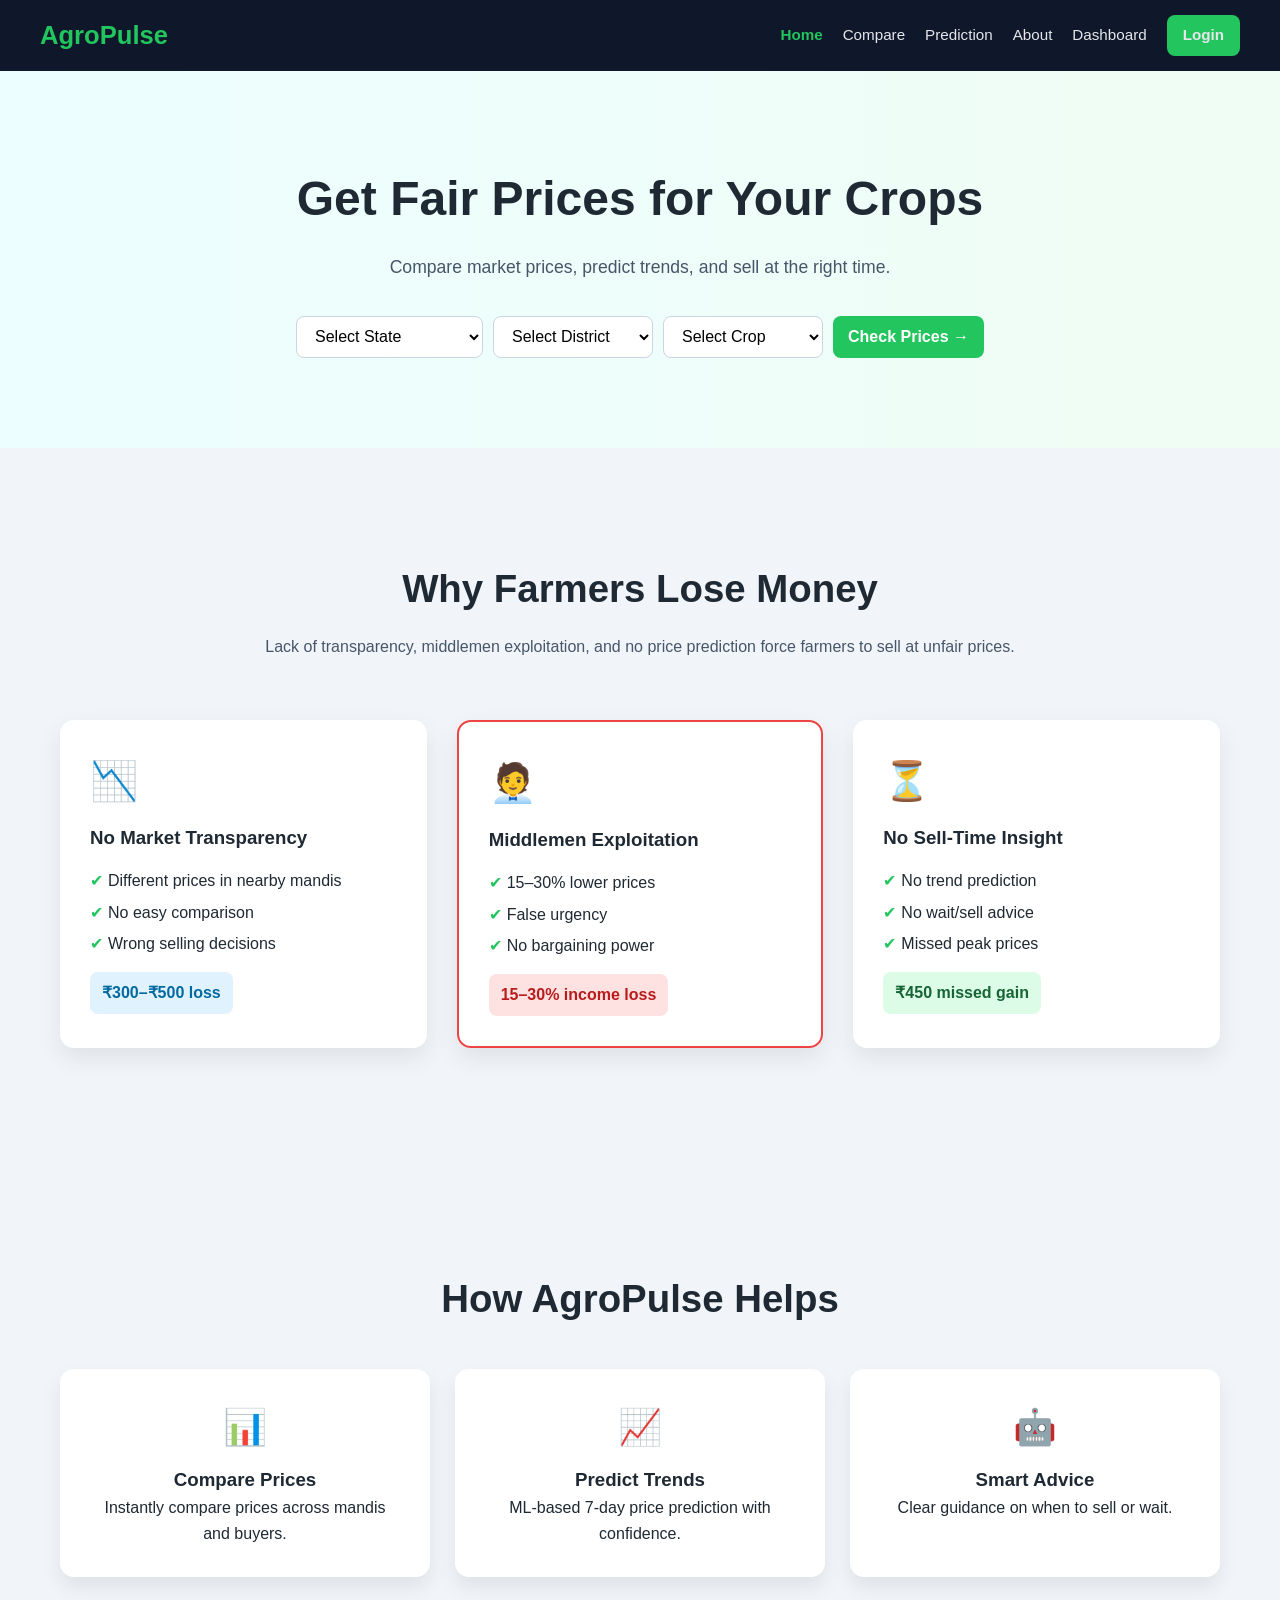
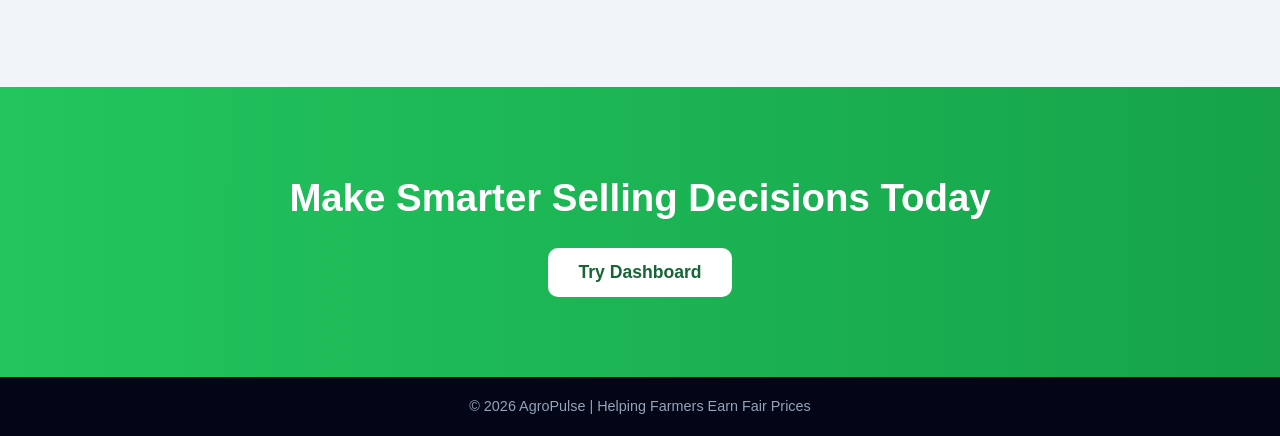
<file: templates/index.html>
<!DOCTYPE html>
<html lang="en">
<head>
  <meta name="description" content="AgroPulse - Smart crop price intelligence and forecasts">
<meta charset="UTF-8">
<meta name="viewport" content="width=device-width, initial-scale=1.0">
<title>AgroPulse | Fair Crop Prices for Farmers</title>
  <meta property="og:title" content="AgroPulse — Smart Crop Price Intelligence">
  <meta property="og:description" content="AI-powered 7-day crop price forecasts for Indian farmers">
  <meta property="og:type" content="website">

<style> *{ margin:0; padding:0; box-sizing:border-box; font-family: Arial, Helvetica, sans-serif; } body{ background:#f8fafc; color:#1f2933; line-height:1.6; } .navbar{ background:#0f172a; padding:15px 40px; display:flex; justify-content:space-between; align-items:center; } .logo{ font-size:1.6rem; font-weight:bold; color:#22c55e; cursor:pointer; } .nav-links{ display:flex; align-items:center; gap:25px; } .nav-links span{ color:#e5e7eb; font-size:0.95rem; cursor:pointer; } .nav-links span:hover{ color:#22c55e; } .login-btn{ background:#22c55e; padding:8px 16px; border-radius:8px; font-weight:bold; color:white; } .login-btn:hover{ background:#16a34a; } .hero{ padding:90px 20px; text-align:center; background:linear-gradient(to right,#ecfeff,#f0fdf4); } .hero h1{ font-size:3rem; margin-bottom:15px; } .hero p{ font-size:1.1rem; color:#475569; margin-bottom:35px; } .search-box{ display:flex; justify-content:center; gap:10px; flex-wrap:wrap; } .search-box select, .search-box button{ padding:12px 15px; border-radius:8px; border:1px solid #cbd5e1; font-size:1rem; } .search-box button{ background:#22c55e; color:white; border:none; cursor:pointer; font-weight:bold; } .search-box button:hover{ background:#16a34a; } .section{ padding:80px 20px; } .container{ max-width:1200px; margin:auto; text-align:center; } .section-title{ font-size:2.4rem; margin-bottom:15px; } .section-subtitle{ max-width:800px; margin:0 auto 60px; color:#475569; } .problem-cards{ display:grid; grid-template-columns:repeat(auto-fit,minmax(280px,1fr)); gap:30px; } .problem-card{ background:white; padding:30px; border-radius:14px; text-align:left; box-shadow:0 10px 25px rgba(0,0,0,0.08); transition:0.3s; } .problem-card:hover{ transform:translateY(-8px); } .problem-card .icon{ font-size:2.4rem; margin-bottom:12px; } .problem-card ul{ list-style:none; margin:15px 0; } .problem-card ul li{ margin-bottom:6px; padding-left:18px; position:relative; } .problem-card ul li::before{ content:"✔"; position:absolute; left:0; color:#22c55e; } .stat{ font-weight:bold; padding:8px 12px; border-radius:8px; display:inline-block; } .info{background:#e0f2fe;color:#0369a1;} .danger{background:#fee2e2;color:#b91c1c;} .success{background:#dcfce7;color:#166534;} .highlight{ border:2px solid #ef4444; } .solution{ background:#f1f5f9; } .solution-cards{ display:grid; grid-template-columns:repeat(auto-fit,minmax(260px,1fr)); gap:25px; margin-top:40px; } .solution-card{ background:white; padding:30px; border-radius:14px; box-shadow:0 10px 20px rgba(0,0,0,0.08); } .solution-card .icon{ font-size:2.2rem; margin-bottom:10px; } .cta{ padding:80px 20px; text-align:center; background:linear-gradient(to right,#22c55e,#16a34a); color:white; } .cta h2{ font-size:2.4rem; margin-bottom:20px; } .cta button{ padding:14px 30px; font-size:1.1rem; border:none; border-radius:10px; cursor:pointer; background:white; color:#166534; font-weight:bold; } .cta button:hover{ background:#ecfdf5; } footer{ background:#020617; color:#94a3b8; text-align:center; padding:20px; font-size:0.9rem; } </style>
  <link rel="stylesheet" href="/static/css/site.css">
</head>

<body>

<!-- NAVBAR -->
<nav class="navbar">
  <div class="logo" onclick="navigate('/')">AgroPulse</div>
  <div class="nav-links">
    <span class="active" onclick="navigate('/')">Home</span>
    <span onclick="navigate('/comparison')">Compare</span>
    <span onclick="navigate('/prediction')">Prediction</span>
    <span onclick="navigate('/about')">About</span>
    <span onclick="navigate('/dashboard')">Dashboard</span>
    <span class="login-btn" onclick="navigate('/login')">Login</span>
  </div>
</nav>

<!-- HERO -->
<section class="hero">
  <h1>Get Fair Prices for Your Crops</h1>
  <p>Compare market prices, predict trends, and sell at the right time.</p>

  <div class="search-box">
    <select id="indexState" onchange="updateDistricts()" style="min-width: 160px; padding: 10px 14px; border-radius: 8px; border: 1px solid #cbd5e1; font-size: 1rem; background: white; cursor: pointer;">
      <option value="" disabled selected>Select State</option>
    </select>
    <select id="indexDistrict" onchange="updateCrops()" style="min-width: 160px; padding: 10px 14px; border-radius: 8px; border: 1px solid #cbd5e1; font-size: 1rem; background: white; cursor: pointer;">
      <option value="" disabled selected>Select District</option>
    </select>
    <select id="indexCrop" style="min-width: 160px; padding: 10px 14px; border-radius: 8px; border: 1px solid #cbd5e1; font-size: 1rem; background: white; cursor: pointer;">
      <option value="" disabled selected>Select Crop</option>
    </select>

    <button onclick="navigate('/comparison')">
      Check Prices →
    </button>
  </div>
</section>

<!-- PROBLEMS -->
<section class="section">
  <div class="container">
    <h2 class="section-title">Why Farmers Lose Money</h2>
    <p class="section-subtitle">
      Lack of transparency, middlemen exploitation, and no price prediction
      force farmers to sell at unfair prices.
    </p>

    <div class="problem-cards">

      <div class="problem-card">
        <div class="icon">📉</div>
        <h3>No Market Transparency</h3>
        <ul>
          <li>Different prices in nearby mandis</li>
          <li>No easy comparison</li>
          <li>Wrong selling decisions</li>
        </ul>
        <div class="stat info">₹300–₹500 loss</div>
      </div>

      <div class="problem-card highlight">
        <div class="icon">🧑‍💼</div>
        <h3>Middlemen Exploitation</h3>
        <ul>
          <li>15–30% lower prices</li>
          <li>False urgency</li>
          <li>No bargaining power</li>
        </ul>
        <div class="stat danger">15–30% income loss</div>
      </div>

      <div class="problem-card">
        <div class="icon">⏳</div>
        <h3>No Sell-Time Insight</h3>
        <ul>
          <li>No trend prediction</li>
          <li>No wait/sell advice</li>
          <li>Missed peak prices</li>
        </ul>
        <div class="stat success">₹450 missed gain</div>
      </div>

    </div>
  </div>
</section>

<!-- SOLUTION -->
<section class="section solution">
  <div class="container">
    <h2 class="section-title">How AgroPulse Helps</h2>

    <div class="solution-cards">
      <div class="solution-card">
        <div class="icon">📊</div>
        <h3>Compare Prices</h3>
        <p>Instantly compare prices across mandis and buyers.</p>
      </div>

      <div class="solution-card">
        <div class="icon">📈</div>
        <h3>Predict Trends</h3>
        <p>ML-based 7-day price prediction with confidence.</p>
      </div>

      <div class="solution-card">
        <div class="icon">🤖</div>
        <h3>Smart Advice</h3>
        <p>Clear guidance on when to sell or wait.</p>
      </div>
    </div>
  </div>
</section>

<!-- CTA -->
<section class="cta">
  <h2>Make Smarter Selling Decisions Today</h2>
  <button onclick="navigate('/dashboard')">Try Dashboard</button>
</section>

<footer>
  © 2026 AgroPulse | Helping Farmers Earn Fair Prices
</footer>

<!-- SCRIPT -->

<!-- Site JS -->
<script src="/static/js/utils.js"></script>
<script src="/static/js/site.js"></script>

<script>
/* ================= GLOBAL DATA ================= */
let allStates = [];
let allCrops = [];
let stateDistrictMapping = {};
let districtCropMapping = {};

/* ================= FALLBACK DATA ================= */
function loadFallbackData() {

  allStates = [
    "Andhra Pradesh", "Arunachal Pradesh", "Assam", "Bihar", "Chhattisgarh",
    "Goa", "Gujarat", "Haryana", "Himachal Pradesh", "Jharkhand", "Karnataka",
    "Kerala", "Madhya Pradesh", "Maharashtra", "Manipur", "Meghalaya", "Mizoram",
    "Nagaland", "Odisha", "Punjab", "Rajasthan", "Sikkim", "Tamil Nadu",
    "Telangana", "Tripura", "Uttar Pradesh", "Uttarakhand", "West Bengal"
  ];

  allCrops = [
    "Wheat","Maize","Cotton","Paddy(Dhan)(Common)",
    "Bajra(Pearl Millet/Cumbu)","Bengal Gram(Gram)(Whole)",
    "Mustard","Jowar(Sorghum)"
  ];

  stateDistrictMapping = {
    "Andhra Pradesh": ["Guntur", "Krishna", "Kurnool", "Nellore", "East Godavari", "West Godavari", "Visakhapatnam", "Chittoor", "Kadapa", "Srikakulam"],
    "Arunachal Pradesh": ["Itanagar", "Tawang", "Ziro", "Pasighat"],
    "Assam": ["Guwahati", "Dibrugarh", "Jorhat", "Silchar", "Tezpur", "Nagaon"],
    "Bihar": ["Patna", "Gaya", "Muzaffarpur", "Bhagalpur", "Darbhanga", "Purnia", "Arrah", "Begusarai"],
    "Chhattisgarh": ["Raipur", "Bilaspur", "Durg", "Korba", "Rajnandgaon", "Jagdalpur"],
    "Goa": ["Panaji", "Margao", "Vasco da Gama", "Mapusa"],
    "Gujarat": ["Ahmedabad", "Surat", "Vadodara", "Rajkot", "Bhavnagar", "Jamnagar", "Gandhinagar", "Anand", "Mehsana"],
    "Haryana": ["Gurugram", "Faridabad", "Hisar", "Rohtak", "Karnal", "Ambala", "Panipat", "Sonipat", "Sirsa"],
    "Himachal Pradesh": ["Shimla", "Dharamshala", "Mandi", "Solan", "Kullu", "Hamirpur"],
    "Jharkhand": ["Ranchi", "Jamshedpur", "Dhanbad", "Bokaro", "Hazaribagh", "Deoghar"],
    "Karnataka": ["Bengaluru", "Mysuru", "Hubli", "Mangaluru", "Belagavi", "Davanagere", "Ballari", "Tumakuru", "Kalaburagi"],
    "Kerala": ["Thiruvananthapuram", "Kochi", "Kozhikode", "Thrissur", "Kollam", "Palakkad", "Alappuzha", "Kannur"],
    "Madhya Pradesh": ["Indore", "Bhopal", "Ujjain", "Gwalior", "Jabalpur", "Sagar", "Rewa", "Satna", "Chhindwara"],
    "Maharashtra": ["Mumbai", "Pune", "Nagpur", "Nashik", "Aurangabad", "Solapur", "Kolhapur", "Amravati", "Latur"],
    "Manipur": ["Imphal", "Thoubal", "Bishnupur", "Churachandpur"],
    "Meghalaya": ["Shillong", "Tura", "Jowai", "Nongpoh"],
    "Mizoram": ["Aizawl", "Lunglei", "Champhai", "Serchhip"],
    "Nagaland": ["Kohima", "Dimapur", "Mokokchung", "Tuensang"],
    "Odisha": ["Bhubaneswar", "Cuttack", "Rourkela", "Puri", "Sambalpur", "Berhampur", "Balasore", "Baripada"],
    "Punjab": ["Ludhiana", "Amritsar", "Jalandhar", "Patiala", "Bathinda", "Mohali", "Gurdaspur", "Firozpur"],
    "Rajasthan": ["Jaipur", "Jodhpur", "Udaipur", "Kota", "Ajmer", "Chittorgarh", "Alwar", "Bikaner", "Bharatpur"],
    "Sikkim": ["Gangtok", "Namchi", "Gyalshing", "Mangan"],
    "Tamil Nadu": ["Chennai", "Coimbatore", "Madurai", "Salem", "Tiruchirappalli", "Tirunelveli", "Vellore", "Erode", "Thanjavur"],
    "Telangana": ["Hyderabad", "Warangal", "Nizamabad", "Karimnagar", "Khammam", "Mahbubnagar", "Nalgonda"],
    "Tripura": ["Agartala", "Udaipur", "Dharmanagar", "Kailashahar"],
    "Uttar Pradesh": ["Lucknow", "Kanpur", "Agra", "Varanasi", "Meerut", "Allahabad", "Ghaziabad", "Bareilly", "Aligarh", "Moradabad"],
    "Uttarakhand": ["Dehradun", "Haridwar", "Roorkee", "Haldwani", "Nainital", "Rishikesh"],
    "West Bengal": ["Kolkata", "Howrah", "Durgapur", "Asansol", "Siliguri", "Bardhaman", "Malda", "Murshidabad"]
  };

  districtCropMapping = {
    "Indore":["Wheat","Soybean","Maize"],
    "Ujjain":["Wheat","Gram","Mustard"],
    "Chittorgarh":["Wheat","Maize","Mustard"],
    "Guntur":["Paddy(Dhan)(Common)","Cotton"],
    "Kurnool":["Maize","Jowar(Sorghum)","Bengal Gram(Gram)(Whole)"]
  };

  populateStates();
}

/* ================= POPULATE ================= */
function populateStates(){
  const stateSel = document.getElementById("indexState");
  if (!stateSel) return;
  stateSel.innerHTML = `<option value="" disabled selected>Select State</option>`;
  allStates.forEach(s => {
    const opt = document.createElement("option");
    opt.value = s;
    opt.textContent = s;
    stateSel.appendChild(opt);
  });
}

function updateDistricts(){
  const stateSelect = document.getElementById("indexState");
  const districtSelect = document.getElementById("indexDistrict");
  const cropSelect = document.getElementById("indexCrop");
  
  const state = stateSelect.value;
  
  // Clear and reset District dropdown
  districtSelect.innerHTML = `<option value="" disabled selected>Select District</option>`;
  
  // Reset Crop dropdown
  cropSelect.innerHTML = `<option value="" disabled selected>Select Crop</option>`;

  if (state) {
    const districts = stateDistrictMapping[state] || [];
    districts.forEach(d => {
      const opt = document.createElement("option");
      opt.value = d;
      opt.textContent = d;
      districtSelect.appendChild(opt);
    });
  }
}

function updateCrops(){
  const districtSelect = document.getElementById("indexDistrict");
  const cropSelect = document.getElementById("indexCrop");
  
  const district = districtSelect.value;
  
  // Clear and reset Crop dropdown
  cropSelect.innerHTML = `<option value="" disabled selected>Select Crop</option>`;

  if (district) {
    const cropsList = districtCropMapping[district] || allCrops;
    cropsList.forEach(c => {
      const opt = document.createElement("option");
      opt.value = c;
      opt.textContent = c;
      cropSelect.appendChild(opt);
    });
  }
}

/* ================= INIT ================= */
document.addEventListener("DOMContentLoaded", () => {
  loadFallbackData();
});
</script>


</body>
</html>
</file>
<file: static/css/site.css>
/* Shared site styles for AgroPulse */
:root{
  --brand-green: #22c55e;
  --brand-green-dark: #16a34a;
  --nav-bg: #0f172a;
  --page-bg: #f1f5f9;
  --card-bg: #ffffff;
  --muted: #64748b;
}

*{box-sizing:border-box;font-family:Arial, Helvetica, sans-serif}
body{background:var(--page-bg);color:#1f2933;margin:0}

/* Navbar */
.navbar{background:var(--nav-bg);padding:15px 40px;display:flex;justify-content:space-between;align-items:center}
.logo{font-size:1.6rem;font-weight:700;color:var(--brand-green);cursor:pointer}
.nav-links{display:flex;gap:20px;align-items:center}
.nav-links span{color:#e5e7eb;cursor:pointer}
.nav-links .active{color:var(--brand-green);font-weight:700}

/* Buttons */
.login-btn,.btn-primary{background:var(--brand-green);color:#fff;padding:8px 16px;border-radius:8px;border:none;cursor:pointer}
.login-btn:hover,.btn-primary:hover{background:var(--brand-green-dark)}

/* Containers & cards */
.container{max-width:1200px;margin:30px auto;padding:0 20px}
.card{background:var(--card-bg);padding:20px;border-radius:14px;box-shadow:0 10px 25px rgba(0,0,0,0.06)}

/* Footer */
footer{background:#020617;color:#94a3b8;text-align:center;padding:18px;font-size:0.9rem}

/* Badges */
.badge{display:inline-block;padding:4px 8px;border-radius:6px;font-weight:700}
.badge.success{background:#dcfce7;color:#166534}
.badge.info{background:#e0f2fe;color:#0369a1}
.badge.danger{background:#fee2e2;color:#b91c1c}

/* Utility */
.text-muted{color:var(--muted)}
</file>
